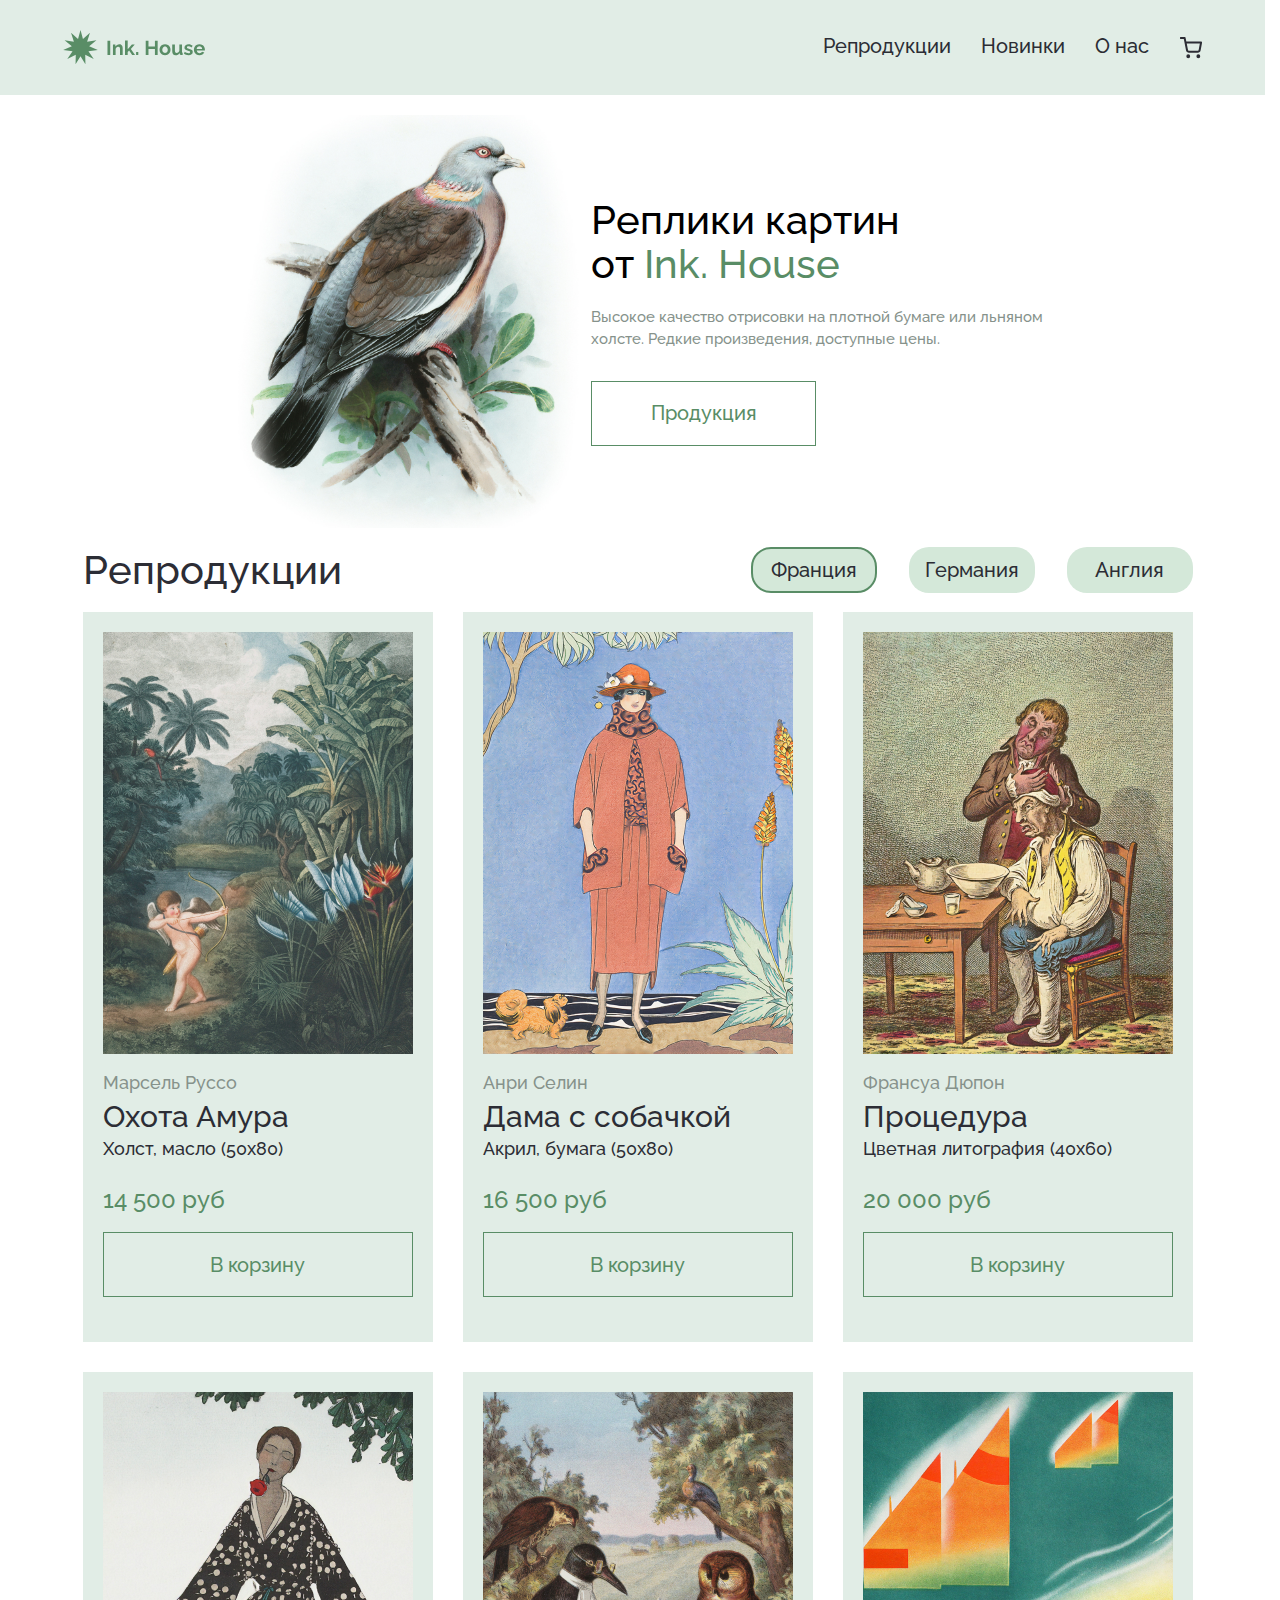
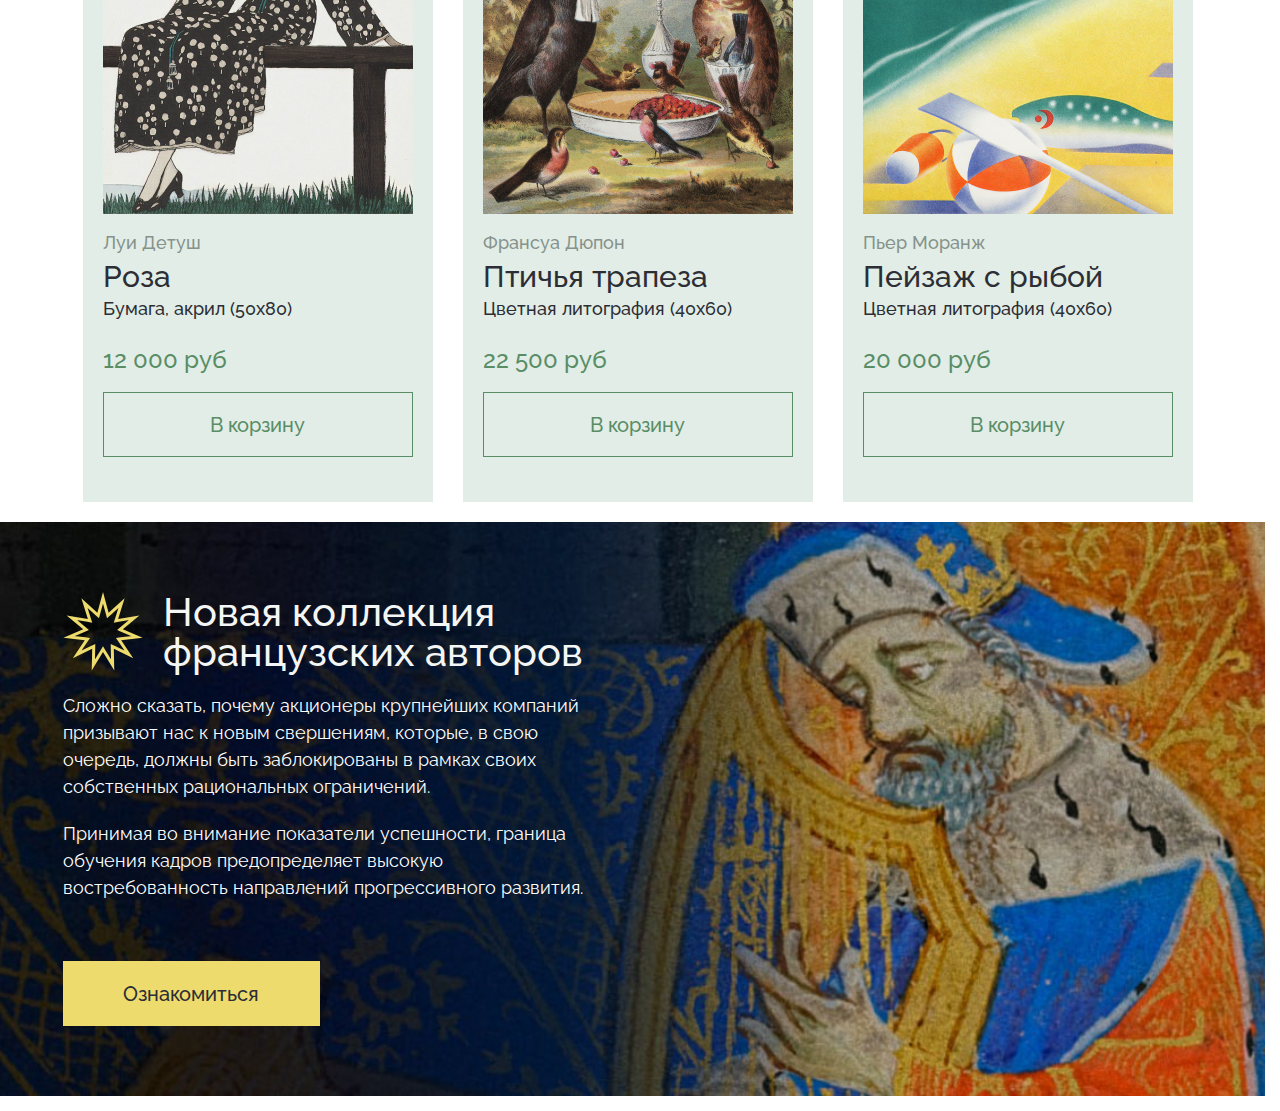
<file: index.html>
<!DOCTYPE html>
<html lang="en">

<head>
    <link rel="preconnect" href="https://fonts.googleapis.com">
    <link rel="preconnect" href="https://fonts.gstatic.com" crossorigin>
    <link
        href="https://fonts.googleapis.com/css2?family=Bebas+Neue&family=Bytesized&family=Cormorant:ital,wght@0,300..700;1,300..700&family=Heebo:wght@100..900&family=Nunito:ital,wght@0,200..1000;1,200..1000&family=Open+Sans:ital,wght@0,300..800;1,300..800&family=Oswald:wght@200..700&family=Poppins:ital,wght@0,100;0,200;0,300;0,400;0,500;0,600;0,700;0,800;0,900;1,100;1,200;1,300;1,400;1,500;1,600;1,700;1,800;1,900&family=Raleway:ital,wght@0,100..900;1,100..900&family=Roboto:ital,wght@0,100;0,300;0,400;0,500;0,700;0,900;1,100;1,300;1,400;1,500;1,700;1,900&family=Yantramanav:wght@100;300;400;500;700;900&display=swap"
        rel="stylesheet">
    <meta charset="UTF-8">
    <meta name="viewport" content="width=device-width, initial-scale=1.0">
    <title>House</title>
    <link rel="stylesheet" href="./style.css">
    <script src="./paintings.js" async></script>
</head>

<body>
    <header class="header">
        <nav>
            <a href="#" class="header-link">
                <img class="icon-img" src="./img/Frame 85 (1).svg" alt="icon" width="143" height="35">
            </a>
            <ul class="header-menu-list">
                <li class="header-menu-item"> Репродукции</li>
                <li class="header-menu-item">Новинки</li>
                <li class="header-menu-item">О нас</li>
                <li class="header-menu-item">
                    <a href="#">
                        <span class="link-square"> 1 </span>
                        <img src="./img/Frame 217.svg" alt="icon shop">
                    </a>
                </li>
            </ul>
        </nav>
    </header>
    <section class="section">
        <div class="section-container-bird">
            <img class="bird-img" src="./img/Layer 0 1.jpg" alt="bird" width="540" height="620">
            <div class="bird-content-container">
                <h1 class="bird-h1">
                    Реплики картин <br> от <span class="h1-span">Ink. House</span>
                </h1>
                <div class="bird-description">
                    <p>
                        Высокое качество отрисовки на плотной бумаге или льняном <br> холсте. Редкие произведения,
                        доступные
                        цены.
                    </p>
                </div>
                <button class="button bird-button">
                    Продукция
                </button>
            </div>
        </div>
    </section>
    <section class="main-section">
        <div class="main-container">
            <nav class="main-nav">
                <h2 class="nav-h2">Репродукции</h2>
                <ul class="nav-menu-list">
                    <li class="nav-menu-item">
                        <button class="card-button-item button-active france ">
                            Франция
                        </button>
                    </li>
                    <li class="nav-menu-item">
                        <button class="card-button-item germany">
                            Германия
                        </button>
                    </li>
                    <li class="nav-menu-item">
                        <button class="card-button-item  england">
                            Англия
                        </button>
                    </li>
                </ul>
            </nav>
            <div class="main-card is-active">
                <div class="card">
                    <img class="card-img" src="./img/card-germany/1.jpg" width="310" height="422" alt="painting">
                    <div class="card-content">
                        <div class="autor">
                            Марсель Руссо
                        </div>
                        <h2 class="name">
                            Охота Амура
                        </h2>
                        <div class="material">
                            Холст, масло (50х80)
                        </div>
                        <div class="price">
                            14 500 руб
                        </div>
                        <button class="card-button">
                            В корзину
                        </button>
                    </div>
                </div>
                <div class="card">
                    <img class="card-img" src="./img/card-germany/2.jpg" width="310" height="422" alt="painting">
                    <div class="card-content">
                        <div class="autor">
                            Анри Селин
                        </div>
                        <h2 class="name">
                            Дама с собачкой
                        </h2>
                        <div class="material">
                            Акрил, бумага (50х80)
                        </div>
                        <div class="price">
                            16 500 руб
                        </div>
                        <button class="card-button">
                            В корзину
                        </button>
                    </div>
                </div>
                <div class="card">
                    <img class="card-img" src="./img/card-germany/3.jpg" width="310" height="422" alt="painting">
                    <div class="card-content">
                        <div class="autor">
                            Франсуа Дюпон
                        </div>
                        <h2 class="name">
                            Процедура
                        </h2>
                        <div class="material">
                            Цветная литография (40х60)
                        </div>
                        <div class="price">
                            20 000 руб
                        </div>
                        <button class="card-button">
                            В корзину
                        </button>
                    </div>
                </div>
                <div class="card">
                    <img class="card-img" src="./img/card-germany/4.jpg" width="310" height="422" alt="painting">
                    <div class="card-content">
                        <div class="autor">
                            Луи Детуш
                        </div>
                        <h2 class="name">
                            Роза
                        </h2>
                        <div class="material">
                            Бумага, акрил (50х80)
                        </div>
                        <div class="price">
                            12 000 руб
                        </div>
                        <button class="card-button">
                            В корзину
                        </button>
                    </div>
                </div>
                <div class="card">
                    <img class="card-img" src="./img/card-germany/5.jpg" width="310" height="422" alt="painting">
                    <div class="card-content">
                        <div class="autor">
                            Франсуа Дюпон
                        </div>
                        <h2 class="name">
                            Птичья трапеза
                        </h2>
                        <div class="material">
                            Цветная литография (40х60)
                        </div>
                        <div class="price">
                            22 500 руб
                        </div>
                        <button class="card-button">
                            В корзину
                        </button>
                    </div>
                </div>
                <div class="card">
                    <img class="card-img" src="./img/card-germany/6.jpg" width="310" height="422" alt="painting">
                    <div class="card-content">
                        <div class="autor">
                            Пьер Моранж
                        </div>
                        <h2 class="name">
                            Пейзаж с рыбой
                        </h2>
                        <div class="material">
                            Цветная литография (40х60)
                        </div>
                        <div class="price">
                            20 000 руб
                        </div>
                        <button class="card-button">
                            В корзину
                        </button>
                    </div>
                </div>
            </div>
            <div class="main-card ">
                <div class="card">
                    <img class="card-img" src="./img/card-france/1.jpg" width="310" height="422" alt="painting">
                    <div class="card-content">
                        <div class="autor">
                            Курт Вернер
                        </div>
                        <h2 class="name">
                            Над городом
                        </h2>
                        <div class="material">
                            Цветная литография (40х60)
                        </div>
                        <div class="price">
                            16 000 руб
                        </div>
                        <button class="card-button">
                            В корзину
                        </button>
                    </div>
                </div>
                <div class="card">
                    <img class="card-img" src="./img/card-france/2.jpg" width="310" height="422" alt="painting">
                    <div class="card-content">
                        <div class="autor">
                            Макс Рихтер
                        </div>
                        <h2 class="name">
                            Птенцы
                        </h2>
                        <div class="material">
                            Холст, масло (50х80)
                        </div>
                        <div class="price">
                            14 500 руб
                        </div>
                        <button class="card-button">
                            В корзину
                        </button>
                    </div>
                </div>
                <div class="card">
                    <img class="card-img" src="./img/card-france/3.jpg" width="310" height="422" alt="painting">
                    <div class="card-content">
                        <div class="autor">
                            Мартин Майер
                        </div>
                        <h2 class="name">
                            Среди листьев
                        </h2>
                        <div class="material">
                            Цветная литография (40х60)
                        </div>
                        <div class="price">
                            20 000 руб
                        </div>
                        <button class="card-button">
                            В корзину
                        </button>
                    </div>
                </div>
                <div class="card">
                    <img class="card-img" src="./img/card-france/4.jpg" width="310" height="422" alt="painting">
                    <div class="card-content">
                        <div class="autor">
                            Герман Беккер
                        </div>
                        <h2 class="name">
                            Яркая птица
                        </h2>
                        <div class="material">
                            Цветная литография (40х60)
                        </div>
                        <div class="price">
                            13 000 руб
                        </div>
                        <button class="card-button">
                            В корзину
                        </button>
                    </div>
                </div>
                <div class="card">
                    <img class="card-img" src="./img/card-france/5.jpg" width="310" height="422" alt="painting">
                    <div class="card-content">
                        <div class="autor">
                            Вульф Бауэр
                        </div>
                        <h2 class="name">
                            Дятлы
                        </h2>
                        <div class="material">
                            Бумага, акрил (50х80)
                        </div>
                        <div class="price">
                            20 000 руб
                        </div>
                        <button class="card-button">
                            В корзину
                        </button>
                    </div>
                </div>
                <div class="card">
                    <img class="card-img" src="./img/card-france/6.jpg" width="310" height="422" alt="painting">
                    <div class="card-content">
                        <div class="autor">
                            Вальтер Хартманн
                        </div>
                        <h2 class="name">
                            Большие воды
                        </h2>
                        <div class="material">
                            Бумага, акрил (50х80)
                        </div>
                        <div class="price">
                            23 000 руб
                        </div>
                        <button class="card-button">
                            В корзину
                        </button>
                    </div>
                </div>
            </div>
            <div class="main-card">
                <div class="card">
                    <img class="card-img" src="./img/card-england/1.jpg" width="310" height="422" alt="painting">
                    <div class="card-content">
                        <div class="autor">
                            Пол Смит
                        </div>
                        <h2 class="name">
                            Дикий зверь
                        </h2>
                        <div class="material">
                            Акварель, бумага (50х80)
                        </div>
                        <div class="price">
                            19 500 руб
                        </div>
                        <button class="card-button">
                            В корзину
                        </button>
                    </div>
                </div>
                <div class="card">
                    <img class="card-img" src="./img/card-england/2.jpg" width="310" height="422" alt="painting">
                    <div class="card-content">
                        <div class="autor">
                            Джон Уайт
                        </div>
                        <h2 class="name">
                            Скалистый берег
                        </h2>
                        <div class="material">
                            Цветная литография (40х60)
                        </div>
                        <div class="price">
                            17 500 руб
                        </div>
                        <button class="card-button">
                            В корзину
                        </button>
                    </div>
                </div>
                <div class="card">
                    <img class="card-img" src="./img/card-england/3.jpg" width="310" height="422" alt="painting">
                    <div class="card-content">
                        <div class="autor">
                            Джим Уотсон
                        </div>
                        <h2 class="name">
                            Река и горы
                        </h2>
                        <div class="material">
                            Акварель, бумага (50х80)
                        </div>
                        <div class="price">
                            20 500 руб
                        </div>
                        <button class="card-button">
                            В корзину
                        </button>
                    </div>
                </div>
                <div class="card">
                    <img class="card-img" src="./img/card-england/4.jpg" width="310" height="422" alt="painting">
                    <div class="card-content">
                        <div class="autor">
                            Юджин Зиллион
                        </div>
                        <h2 class="name">
                            Белый попугай
                        </h2>
                        <div class="material">
                            Цветная литография (40х60)
                        </div>
                        <div class="price">
                            15 500 руб
                        </div>
                        <button class="card-button">
                            В корзину
                        </button>
                    </div>
                </div>
                <div class="card">
                    <img class="card-img" src="./img/card-england/5.jpg" width="310" height="422" alt="painting">
                    <div class="card-content">
                        <div class="autor">
                            Эрик Гиллман
                        </div>
                        <h2 class="name">
                            Ночная рыба
                        </h2>
                        <div class="material">
                            Бумага, акрил (50х80)
                        </div>
                        <div class="price">
                            Бумага, акрил (50х80)
                        </div>
                        <button class="card-button">
                            В корзину
                        </button>
                    </div>
                </div>
                <div class="card">
                    <img class="card-img" src="./img/card-england/6.jpg" width="310" height="422" alt="painting">
                    <div class="card-content">
                        <div class="autor">
                            Альфред Барр
                        </div>
                        <h2 class="name">
                            Рыжий кот
                        </h2>
                        <div class="material">
                            Цветная литография (40х60)
                        </div>
                        <div class="price">
                            21 000 руб
                        </div>
                        <button class="card-button">
                            В корзину
                        </button>
                    </div>
                </div>
            </div>
        </div>
    </section>
    <section class="collection-section">
        <div class="collection-container">
            <h2 class="h2-collection">
                Новая коллекция <br> французских авторов
            </h2>
            <div class="collection-description">
                <p class="collection-p">
                    Сложно сказать, почему акционеры крупнейших компаний призывают нас к новым свершениям, которые, в
                    свою очередь, должны быть заблокированы в рамках своих собственных рациональных ограничений.
                </p>
                <p>
                    Принимая во внимание показатели успешности, граница обучения кадров предопределяет высокую
                    востребованность направлений прогрессивного развития.
                </p>
            </div>
            <button class="collection-button">
                Ознакомиться
            </button>
        </div>
    </section>
</body>

</html>
</file>
<file: style.css>
/**
  Нормализация блочной модели
 */
*,
::before,
::after {
    box-sizing: border-box;
}

/**
  Убираем внутренние отступы слева тегам списков,
  у которых есть атрибут class
 */
:where(ul, ol):where([class]) {
    padding-left: 0;
}

/**
  Убираем внешние отступы body и двум другим тегам,
  у которых есть атрибут class
 */
body,
:where(blockquote, figure):where([class]) {
    margin: 0;
}

/**
  Убираем внешние отступы вертикали нужным тегам,
  у которых есть атрибут class
 */
:where(h1,
    h2,
    h3,
    h4,
    h5,
    h6,
    p,
    ul,
    ol,
    dl):where([class]) {
    margin-block: 0;
}

:where(dd[class]) {
    margin-left: 0;
}

:where(fieldset[class]) {
    margin-left: 0;
    padding: 0;
    border: none;
}

/**
  Убираем стандартный маркер маркированному списку,
  у которого есть атрибут class
 */
:where(ul[class]) {
    list-style: none;
}

:where(address[class]) {
    font-style: normal;
}

/**
  Обнуляем вертикальные внешние отступы параграфа,
  объявляем локальную переменную для внешнего отступа вниз,
  чтобы избежать взаимодействие с более сложным селектором
 */
p {
    --paragraphMarginBottom: 24px;

    margin-block: 0;
}

/**
  Внешний отступ вниз для параграфа без атрибута class,
  который расположен не последним среди своих соседних элементов
 */
p:where(:not([class]):not(:last-child)) {
    margin-bottom: var(--paragraphMarginBottom);
}


/**
  Упрощаем работу с изображениями и видео
 */
img,
video {
    display: block;
    max-width: 100%;
    height: auto;
}

/**
  Наследуем свойства шрифт для полей ввода
 */
input,
textarea,
select,
button {
    font: inherit;
}

html {
    /**
    Пригодится в большинстве ситуаций
    (когда, например, нужно будет "прижать" футер к низу сайта)
   */
    height: 100%;
    /**
    Убираем скачок интерфейса по горизонтали
    при появлении / исчезновении скроллбара
   */
    scrollbar-gutter: stable;
}

/**
  Плавный скролл
 */
html,
:has(:target) {
    scroll-behavior: smooth;
}

body {
    /**
    Пригодится в большинстве ситуаций
    (когда, например, нужно будет "прижать" футер к низу сайта)
   */
    min-height: 100%;
    /**
    Унифицированный интерлиньяж
   */
    line-height: 1.5;
}

/**
  Нормализация высоты элемента ссылки при его инспектировании в DevTools
 */
a:where([class]) {
    display: inline-flex;
}

/**
  Курсор-рука при наведении на элемент
 */
button,
label {
    cursor: pointer;
}

/**
  Приводим к единому цвету svg-элементы
  (за исключением тех, у которых уже указан
  атрибут fill со значением 'none' или начинается с 'url')
 */
:where([fill]:not([fill="none"],
        [fill^="url"])) {
    fill: currentColor;
}

/**
  Приводим к единому цвету svg-элементы
  (за исключением тех, у которых уже указан
  атрибут stroke со значением 'none')
 */
:where([stroke]:not([stroke="none"],
        [stroke^="url"])) {
    stroke: currentColor;
}

/**
  Чиним баг задержки смены цвета при взаимодействии с svg-элементами
 */
svg * {
    transition-property: fill, stroke;
}

/**
  Приведение рамок таблиц в классический 'collapse' вид
 */
:where(table) {
    border-collapse: collapse;
    border-color: currentColor;
}

/**
  Удаляем все анимации и переходы для людей,
  которые предпочитают их не использовать
 */
@media (prefers-reduced-motion: reduce) {

    *,
    ::before,
    ::after {
        animation-duration: 0.01ms !important;
        animation-iteration-count: 1 !important;
        transition-duration: 0.01ms !important;
        scroll-behavior: auto !important;
    }
}

a {
    color: #2C2D35;
    text-decoration: none;
}

.visually-hidden {
    position: absolute;
    width: 1px;
    height: 1px;
    margin: -1px;
    border: 0;
    padding: 0;
    white-space: nowrap;
    clip-path: inset(100%);
    clip: rect(0 0 0 0);
    overflow: hidden;
}

body {
    font-family: "Raleway", sans-serif;
    display: flex;
    align-items: center;
    flex-direction: column;

}

.icon-img {
    width: 143px;
    height: 35px;
}

.header {
    max-height: 100px;
    display: flex;
    background-color: #E1EDE6;
    padding-block: 30px;
    width: 100%;
    justify-content: center;
}

nav {
    margin-inline: 15px;
    max-width: 1140px;
    display: flex;
    align-items: center;
    width: 100%;
    column-gap: 20px;
    justify-content: space-between;
}


.header-menu-list {
    display: flex;
    column-gap: 58px;
}

.header-menu-item {
    font-weight: 500;
    font-size: 20px;
    color: #2C2D35;
    line-height: 100%;
    transition: 0.3s;
}

.header-menu-item:hover {
    color: #376B44;
    cursor: pointer;
}

.link-square {
    width: 13px;
    height: 13px;
    background-color: #598D66;
    position: absolute;
    border-radius: 50%;
    color: white;
    font-weight: 700;
    font-size: 10px;
    display: flex;
    justify-content: center;
    align-items: center;
    display: none;
}

.section {
    display: flex;
    justify-content: center;
    width: 100%;
}

.section-container-bird {
    display: flex;
    margin-inline: 15px;
    align-items: center;
    flex-direction: row;
    column-gap: 20px;
}


.bird-content-container {
    display: flex;
    flex-direction: column;
}

.bird-img {
    width: clamp(240px, 28.12vw, 540px);
    height: clamp(320px, 32.29vw, 620px);
}

.h1-span {
    color: #598D66;
}

.bird-h1 {
    font-size: 60px;
    margin-bottom: 20px;
    font-weight: 500;
    line-height: 110.00000000000001%;
}

.bird-description {
    color: #86928B;
    line-height: 150%;
    font-weight: 500;
    font-size: 18px;
    margin-bottom: 60px;
}

.button {
    transition: 0.3s;
    border: 1px #598D66 solid;
    color: #598D66;
    font-size: 20px;
    font-weight: 500;
    padding-block: 21px;
}

.bird-button {
    background-color: white;
    width: 225px;
    height: 65px;
    justify-content: center;
    align-items: center;
    display: flex;
}

.button:hover {
    color: white;
    background-color: #376B44;
}

.main-section {
    width: 100%;
    max-width: 1140px;
    display: flex;
}

.main-container {
    margin: 20px;
    display: flex;
    row-gap: 20px;
    width: 100%;
    flex-direction: column;
}

.main-nav {
    display: flex;
    justify-content: space-between;
    width: 100%;
    max-width: 1140px;
    max-height: 44px;
    padding: 0;
    margin: 0;
    width: 100%;
}

.is-active {
    display: grid !important;
}

.nav-h2 {
    font-size: 40px;
    font-weight: 500;
    color: #2C2D35;
    line-height: 110.00000000000001%;
}

.card-button-item {
    border: none;
    font-weight: 500;
    font-size: 20px;
    line-height: 100%;
    display: flex;
    justify-content: center;
    align-items: center;
    background-color: #D4E8D9;
    border-radius: 20px;
    width: 126px;
    height: 46px;
    color: #2C2D35;
    transition: 0.3s;
}

.card-button-item:hover {
    background-color: #376B44;
    color: white;
}

.button-active {
    border: 2px solid #598D66;
}

.nav-menu-list {
    display: flex;
    column-gap: 32px;
}

.main-card {
    display: none;
    grid-template-columns: repeat(3, 1fr);
    gap: 30px;
}

.card {
    background-color: #E1EDE6;
    padding: 20px;
    padding-bottom: 30px !important;
    width: 350px;
    display: flex;
    flex-direction: column;
    row-gap: 20px;
    height: 730px;
}

.autor {
    font-size: 18px;
    color: #86928B;
    margin-bottom: 10px;
    line-height: 100%;
    font-weight: 500;
}

.name {
    line-height: 100%;
    margin-bottom: 8px;
    font-size: 30px;
    font-weight: 500;
    color: #2C2D35;
}

.material {
    line-height: 100%;
    margin-bottom: 30px;
    font-weight: 500;
    font-size: 18px;
    color: #2C2D35;
}

.price {
    color: #598D66;
    font-size: 24px;
    font-weight: 500;
    line-height: 100%;
    margin-bottom: 20px;
}

.card-button {
    width: 310px;
    height: 65px;
    display: flex;
    justify-content: center;
    align-items: center;
    background-color: #E1EDE6;
    border: solid 1px #598D66;
    color: #598D66;
    font-size: 20px;
    font-weight: 500;
    transition: 0.3s;
    line-height: 100%;
}

.card-button:hover {
    background-color: #376B44;
    color: white;
}

.card-img {
    max-width: 290px;
    max-width: 422px;
}

.collection-section {
    width: 100%;
    background-image: url(./img/photo_2024-11-29_23-18-00.jpg);
    background-position: center;
    background-size: cover;
    background-repeat: no-repeat;
    max-height: 574px;
    height: 574px;
    display: flex;
    align-items: center;
    padding: 15px;
    margin-bottom: 15px;

}

.collection-container {
    width: 100%;
    margin-inline: auto;
    max-width: 1140px;
}

.h2-collection {
    color: #F4F6F5;
    font-weight: 500;
    font-size: 40px;
    line-height: 100%;
    margin-bottom: 20px;
    background-image: url(./img/Star\ 2.svg);
    background-size: 80, 80;
    background-repeat: no-repeat;
    padding-left: 100px;
}



.collection-description {
    font-size: 18px;
    color: #FFFFFF;
    line-height: 150%;
    max-width: 540px;
    margin-bottom: 60px;
}

.collection-p {
    margin-bottom: 20px;
}

.collection-button {
    background-color: #EEDB6D;
    color: #2C2D35;
    width: 257px;
    height: 65px;
    display: flex;
    justify-content: center;
    align-items: center;
    font-size: 20px;
    font-weight: 500;
    border: none;
    transition: 0.3s;
}

.collection-button:hover {
    background-color: #D9B949;
    color: #2C2D35;
}

@media (max-width: 1280px) {
    .header-menu-list {
        column-gap: 30px;
    }

    .section-container-bird {
        column-gap: 10px;
        margin-top: 20px;
    }

    .bird-h1 {
        font-size: 40px;
    }

    .bird-description {
        font-size: 15px;
        margin-bottom: 30px;
    }
}

@media (max-width: 1140px) {
    .main-nav {
        align-items: center;

    }

    .nav-menu-list {
        column-gap: 15px;
    }

    .is-active {
        justify-content: center;
    }

    .main-card {
        grid-template-columns: repeat(2, 0fr);
        gap: 15px;
    }

    .collection-description {
        margin-bottom: 30px;
    }

}

@media (max-width: 737px) {
    .main-card {
        grid-template-columns: repeat(1, 0fr);
        gap: 15px;
    }

}

@media (max-width: 676px) {
    .header {
        padding-block: 10px;
    }

    nav {
        flex-wrap: wrap;
        row-gap: 10px;
        justify-content: center;
    }

    .header-menu-list {
        padding: 7px;
        border-top: 1px solid rgb(208, 208, 208);
        column-gap: 10px;
        flex-wrap: wrap;
    }

    .section-container-bird {
        column-gap: 5px;
    }

    .bird-img {
        display: none;
    }

    .bird-h1 {
        font-size: 30px;
        margin-bottom: 10px;
    }

    .bird-description {
        font-size: 15px;
        margin-bottom: 15px;
    }

    .main-nav {
        max-height: 150px;
    }

    .nav-menu-list {
        flex-wrap: wrap;
        gap: 10px;
    }

    .card {
        width: 300px;
        height: 600px;
    }

    .card-button {
        width: 230px;
        height: 55px;
        margin-inline: auto;
    }

    .material {
        margin-bottom: 10px;
    }

    .card-img {
        margin-inline: auto;
        width: 250px;
        height: 364px;
    }

    .h2-collection {
        background-size: 40px,40px;
        font-size: 35px;
        padding-left: 50px;
    }

    .collection-description {
        margin-bottom: 15px;
        font-size: 18px;
    }

    .collection-button {
        width: 200px;
        height: 50px;
    }

    .collection-section {
        height: 650px;
    }

    .collection-section {
        padding: 5px;
    }


}
</file>
